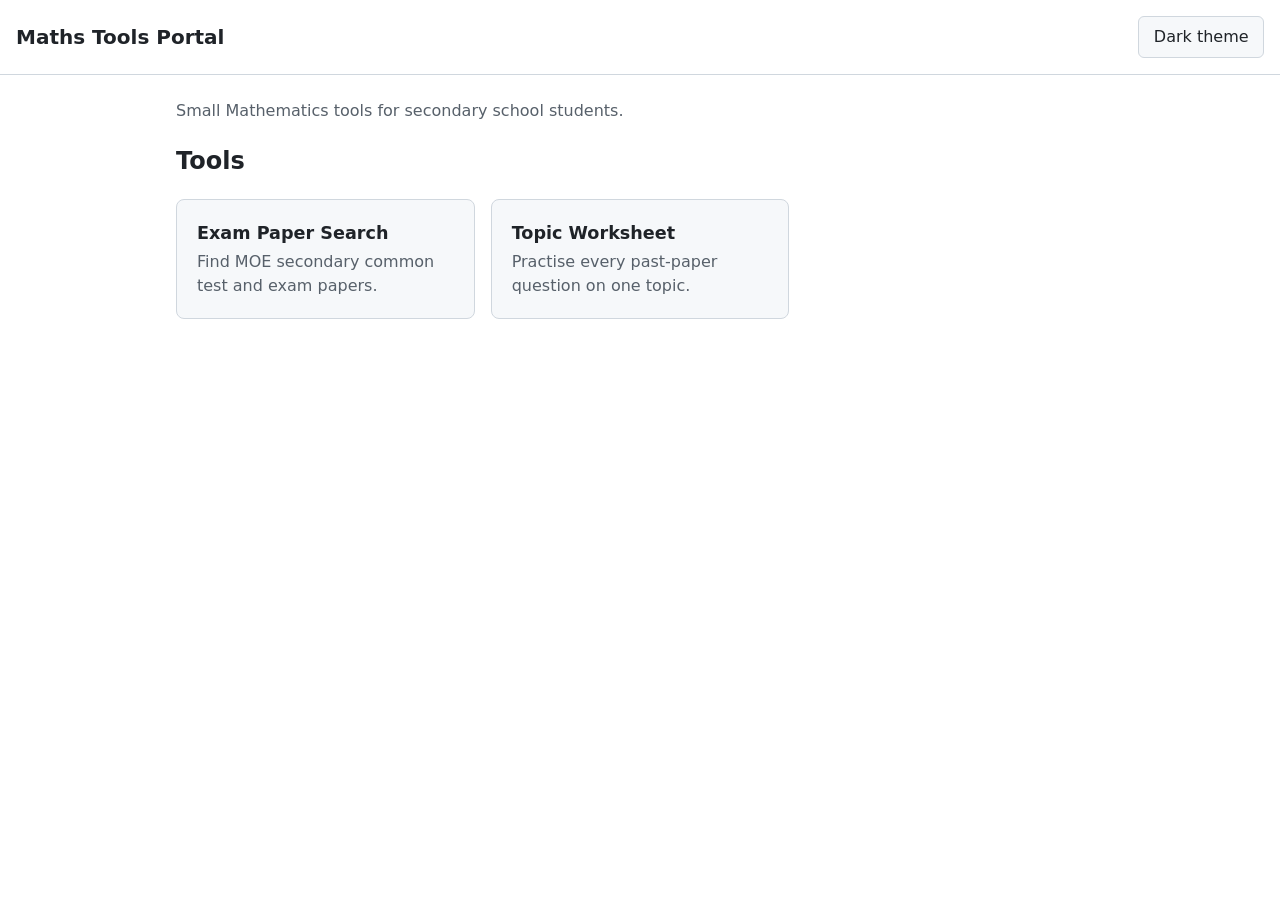
<file: index.html>
<!doctype html>
<html lang="en" data-theme="light">
<head>
  <meta charset="utf-8">
  <meta name="viewport" content="width=device-width, initial-scale=1">
  <title>Maths Tools Portal</title>
  <link rel="stylesheet" href="css/style.css">
  <script src="js/theme.js"></script>
</head>
<body>
  <header class="site-header">
    <h1 class="site-title"><a href="index.html">Maths Tools Portal</a></h1>
    <button type="button" class="theme-toggle" aria-pressed="false">Dark theme</button>
  </header>

  <main>
    <p class="intro">Small Mathematics tools for secondary school students.</p>

    <h2>Tools</h2>
    <!-- To add a tool: create its page in tools/, then copy one <li> below. -->
    <ul class="tool-grid">
      <li>
        <a class="tool-card" href="tools/paper-search.html">
          <h3>Exam Paper Search</h3>
          <p>Find MOE secondary common test and exam papers.</p>
        </a>
      </li>
      <li>
        <a class="tool-card" href="tools/topic-worksheet.html">
          <h3>Topic Worksheet</h3>
          <p>Practise every past-paper question on one topic.</p>
        </a>
      </li>
    </ul>
  </main>
</body>
</html>
</file>
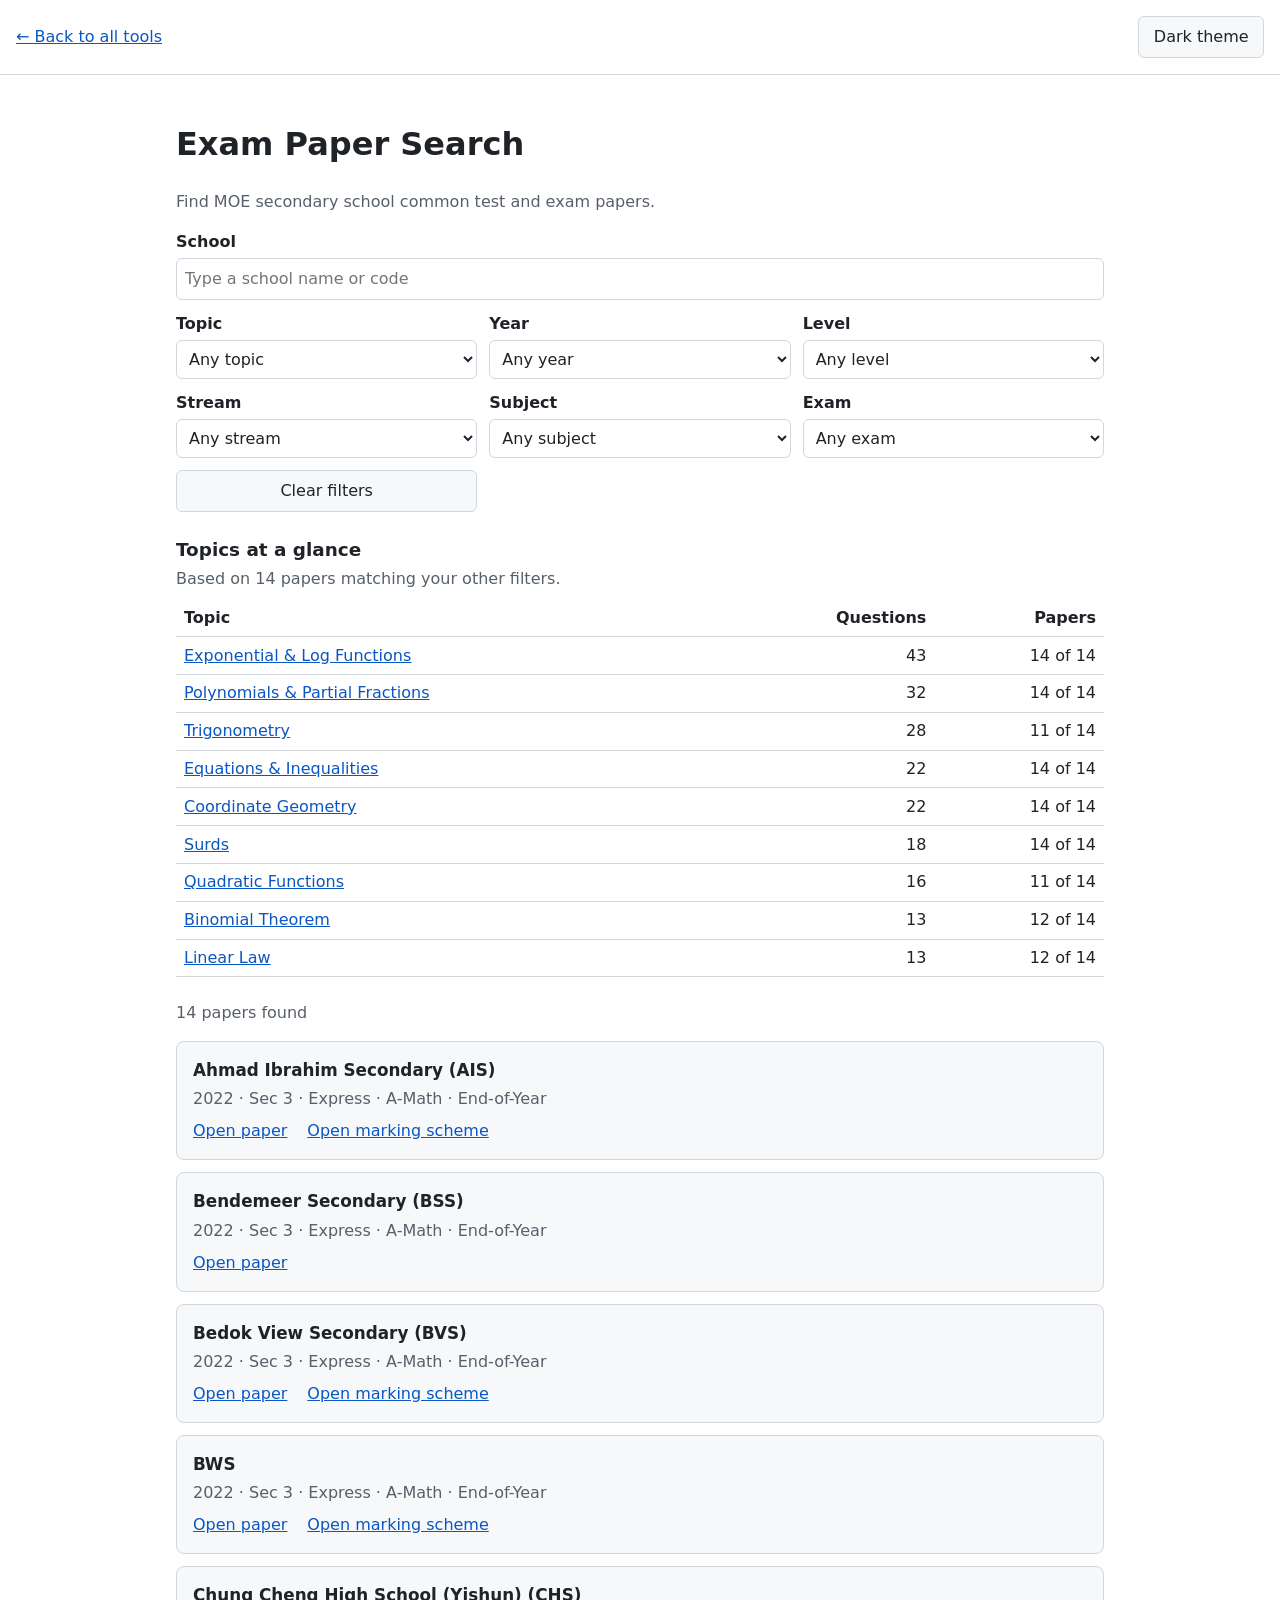
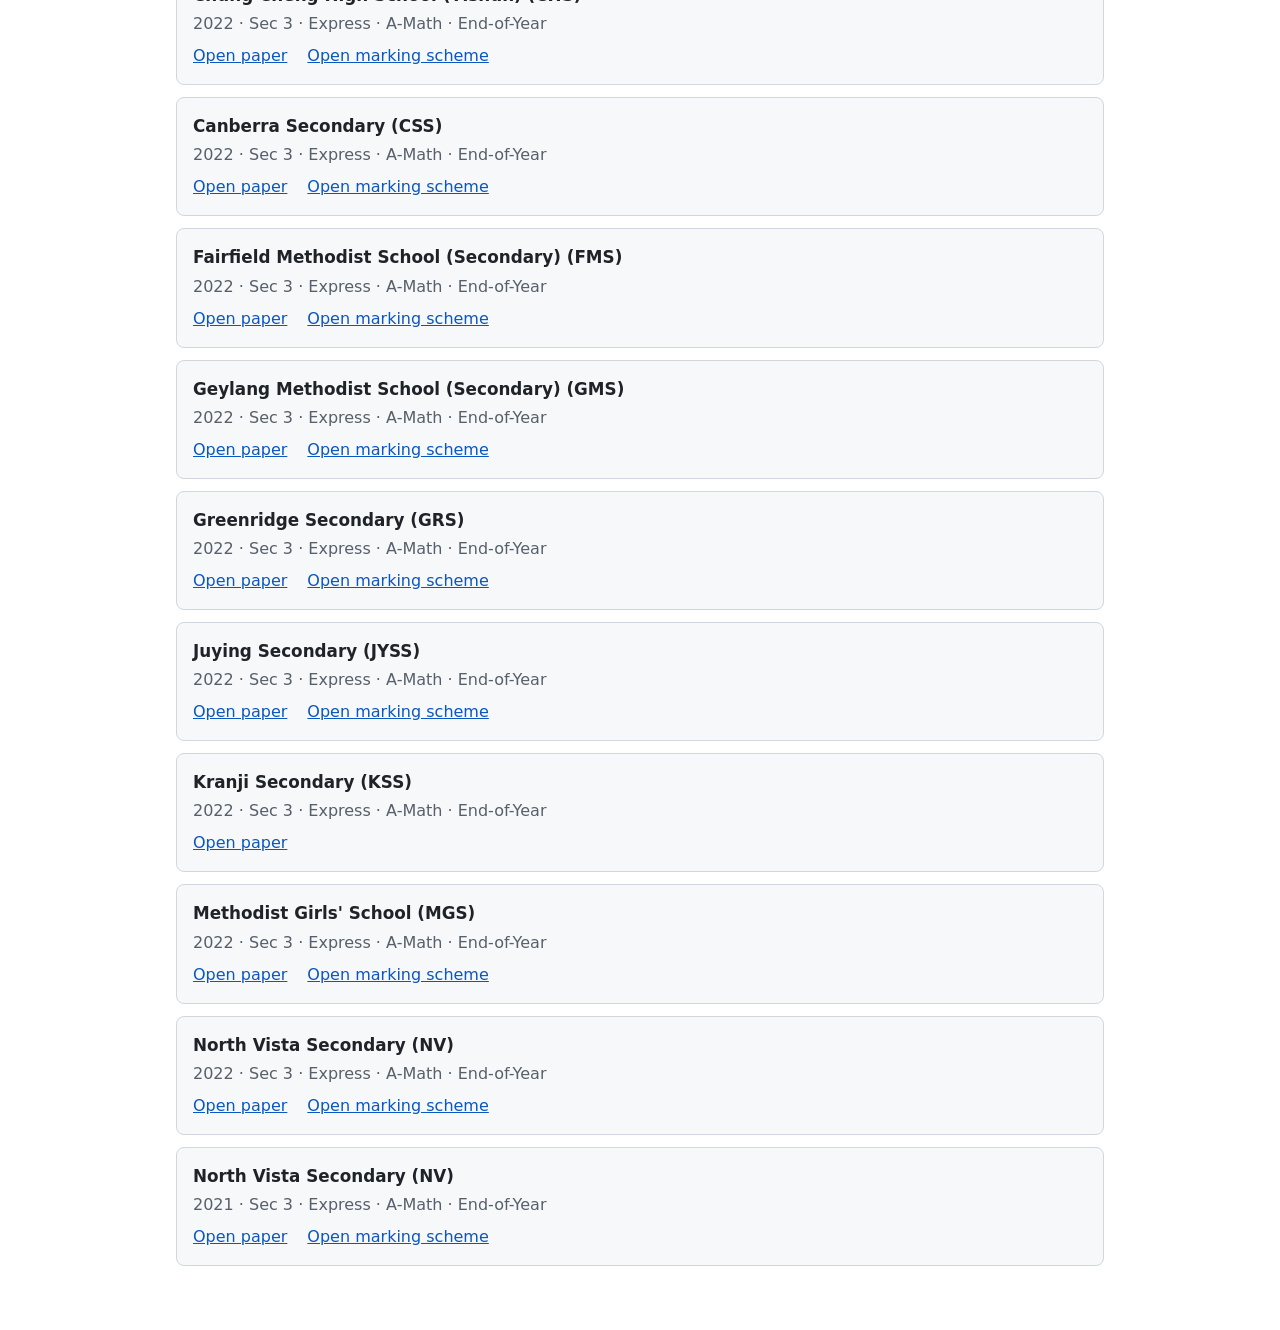
<file: tools/paper-search.html>
<!doctype html>
<html lang="en" data-theme="light">
<head>
  <meta charset="utf-8">
  <meta name="viewport" content="width=device-width, initial-scale=1">
  <title>Exam Paper Search — Maths Tools Portal</title>
  <link rel="stylesheet" href="../css/style.css">
  <script src="../js/theme.js"></script>
  <script src="../data/papers.js"></script>
  <script src="../js/paper-search.js"></script>
</head>
<body>
  <header class="site-header">
    <a href="../index.html">← Back to all tools</a>
    <button type="button" class="theme-toggle" aria-pressed="false">Dark theme</button>
  </header>

  <main>
    <h1>Exam Paper Search</h1>
    <p class="intro">Find MOE secondary school common test and exam papers.</p>

    <form id="search-form" class="filters">
      <label class="filter filter-wide">
        School
        <input type="search" name="school" placeholder="Type a school name or code" autocomplete="off">
      </label>
      <label class="filter">Topic <select name="topic"></select></label>
      <label class="filter">Year <select name="year"></select></label>
      <label class="filter">Level <select name="level"></select></label>
      <label class="filter">Stream <select name="stream"></select></label>
      <label class="filter">Subject <select name="subject"></select></label>
      <label class="filter">Exam <select name="exam"></select></label>
      <button type="reset" class="button">Clear filters</button>
    </form>

    <section class="topic-stats" aria-labelledby="topic-stats-heading">
      <h2 id="topic-stats-heading">Topics at a glance</h2>
      <p id="topic-stats-caption" class="topic-stats-caption"></p>
      <table>
        <thead>
          <tr>
            <th scope="col">Topic</th>
            <th scope="col">Questions</th>
            <th scope="col">Papers</th>
          </tr>
        </thead>
        <tbody id="topic-stats-body"></tbody>
      </table>
    </section>

    <p id="result-count" class="result-count" aria-live="polite"></p>
    <ul id="results" class="results"></ul>
  </main>
</body>
</html>
</file>
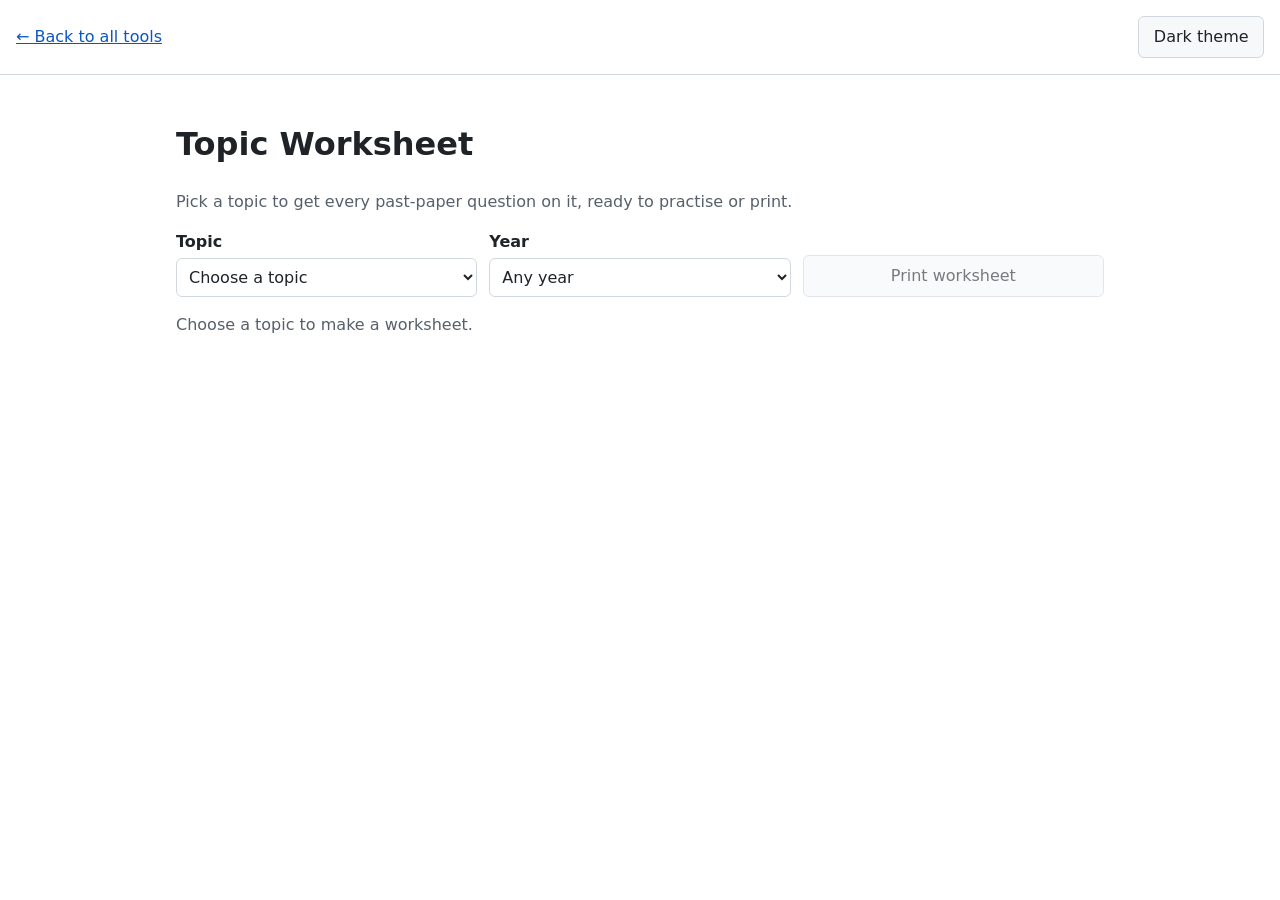
<file: tools/topic-worksheet.html>
<!doctype html>
<html lang="en" data-theme="light">
<head>
  <meta charset="utf-8">
  <meta name="viewport" content="width=device-width, initial-scale=1">
  <title>Topic Worksheet — Maths Tools Portal</title>
  <link rel="stylesheet" href="../css/style.css">
  <script src="../js/theme.js"></script>
  <script src="../data/papers.js"></script>
  <script src="../data/question-images.js"></script>
  <script src="../js/topic-worksheet.js"></script>
</head>
<body>
  <header class="site-header">
    <a href="../index.html">← Back to all tools</a>
    <button type="button" class="theme-toggle" aria-pressed="false">Dark theme</button>
  </header>

  <main>
    <h1>Topic Worksheet</h1>
    <p class="intro">Pick a topic to get every past-paper question on it, ready to practise or print.</p>

    <form id="worksheet-form" class="filters worksheet-controls">
      <label class="filter">Topic <select name="topic"></select></label>
      <label class="filter">Year <select name="year"></select></label>
      <button type="button" class="button" id="print-button">Print worksheet</button>
    </form>

    <section id="worksheet" class="worksheet" aria-live="polite"></section>
  </main>
</body>
</html>
</file>
<file: css/style.css>
/* Colours live here as named values ("CSS variables").
   Light is the default; the dark set applies when <html data-theme="dark">.
   Every text/background pair meets WCAG AA contrast (4.5:1 or more). */
:root {
  --bg: #ffffff;
  --surface: #f6f8fa;
  --text: #1f2328;
  --muted: #57606a;
  --border: #d0d7de;
  --link: #0a56c2;
  --focus: #0a56c2;
}

:root[data-theme="dark"] {
  --bg: #16181d;
  --surface: #20242b;
  --text: #e6e8eb;
  --muted: #a9b1bb;
  --border: #3a414b;
  --link: #8ab4f8;
  --focus: #8ab4f8;
}

* {
  box-sizing: border-box;
}

body {
  margin: 0;
  background: var(--bg);
  color: var(--text);
  font-family: system-ui, -apple-system, "Segoe UI", Roboto, sans-serif;
  line-height: 1.5;
}

a {
  color: var(--link);
}

:focus-visible {
  outline: 3px solid var(--focus);
  outline-offset: 2px;
}

/* Header: site name / back link on the left, theme toggle on the right */
.site-header {
  display: flex;
  align-items: center;
  justify-content: space-between;
  gap: 1rem;
  padding: 1rem;
  border-bottom: 1px solid var(--border);
}

.site-title {
  margin: 0;
  font-size: 1.25rem;
}

.site-title a {
  color: inherit;
  text-decoration: none;
}

.theme-toggle {
  padding: 0.5rem 0.9rem;
  border: 1px solid var(--border);
  border-radius: 6px;
  background: var(--surface);
  color: var(--text);
  font: inherit;
  cursor: pointer;
}

main {
  max-width: 960px;
  margin: 0 auto;
  padding: 1.5rem 1rem 3rem;
}

.intro {
  color: var(--muted);
  margin-top: 0;
}

/* Tool grid: 1 column on phones, 2 on tablets, 3 on desktop */
.tool-grid {
  display: grid;
  grid-template-columns: 1fr;
  gap: 1rem;
  padding: 0;
  list-style: none;
}

@media (min-width: 600px) {
  .tool-grid {
    grid-template-columns: repeat(2, 1fr);
  }
}

@media (min-width: 960px) {
  .tool-grid {
    grid-template-columns: repeat(3, 1fr);
  }
}

.tool-card {
  display: block;
  height: 100%;
  padding: 1.25rem;
  border: 1px solid var(--border);
  border-radius: 8px;
  background: var(--surface);
  color: var(--text);
  text-decoration: none;
}

.tool-card:hover {
  border-color: var(--link);
}

.tool-card h3 {
  margin: 0 0 0.25rem;
  font-size: 1.1rem;
}

.tool-card p {
  margin: 0;
  color: var(--muted);
}

/* Buttons that aren't the theme toggle (e.g. "Clear filters") */
.button {
  padding: 0.5rem 0.9rem;
  border: 1px solid var(--border);
  border-radius: 6px;
  background: var(--surface);
  color: var(--text);
  font: inherit;
  cursor: pointer;
}

/* Exam Paper Search: filters stack on phones, sit in a grid on wider screens */
.filters {
  display: grid;
  grid-template-columns: 1fr;
  gap: 0.75rem;
  align-items: end;
  margin-bottom: 1rem;
}

@media (min-width: 600px) {
  .filters {
    grid-template-columns: repeat(3, 1fr);
  }

  .filter-wide {
    grid-column: 1 / -1;
  }
}

.filter {
  display: flex;
  flex-direction: column;
  gap: 0.25rem;
  font-weight: 600;
}

.filter input,
.filter select {
  width: 100%;
  padding: 0.5rem;
  border: 1px solid var(--border);
  border-radius: 6px;
  background: var(--bg);
  color: var(--text);
  font: inherit;
  font-weight: normal;
}

.result-count {
  color: var(--muted);
}

.results {
  display: grid;
  gap: 0.75rem;
  padding: 0;
  list-style: none;
}

.result {
  padding: 1rem;
  border: 1px solid var(--border);
  border-radius: 8px;
  background: var(--surface);
}

.result h3 {
  margin: 0;
  font-size: 1.05rem;
}

.result p {
  margin: 0.25rem 0 0.5rem;
  color: var(--muted);
}

/* "Open paper" and "Open marking scheme" sit side by side, wrapping on phones */
.result .result-links {
  display: flex;
  flex-wrap: wrap;
  gap: 0.25rem 1.25rem;
  margin: 0;
}

/* Question numbers on the chosen topic, e.g. "Surds: Q2, Q7" */
.result .result-topic {
  color: var(--text);
  font-weight: 600;
}

/* Topics at a glance: a plain table of question and paper counts per topic */
.topic-stats {
  margin: 1.5rem 0;
}

.topic-stats h2 {
  margin: 0 0 0.25rem;
  font-size: 1.15rem;
}

.topic-stats-caption {
  margin: 0 0 0.5rem;
  color: var(--muted);
}

.topic-stats table {
  width: 100%;
  border-collapse: collapse;
}

.topic-stats th,
.topic-stats td {
  padding: 0.4rem 0.5rem;
  border-bottom: 1px solid var(--border);
  text-align: left;
}

.topic-stats th:not(:first-child),
.topic-stats td:not(:first-child) {
  text-align: right;
  white-space: nowrap;
}

.topic-stats tr.is-selected td {
  background: var(--surface);
  font-weight: 600;
}

/* A button that looks like a link (used for topic names in the table) */
.link-button {
  padding: 0;
  border: 0;
  background: none;
  color: var(--link);
  font: inherit;
  text-align: left;
  text-decoration: underline;
  cursor: pointer;
}

/* Topic Worksheet */
.button:disabled {
  opacity: 0.6;
  cursor: not-allowed;
}

.worksheet h2 {
  margin-bottom: 0.25rem;
}

.worksheet-questions {
  padding-left: 1.5rem;
}

.worksheet-question {
  padding: 1rem 0;
  border-bottom: 1px solid var(--border);
}

.worksheet-question h3 {
  margin: 0 0 0.5rem;
  font-size: 1.05rem;
}

/* Question pictures are scans with a white background in both themes */
.worksheet-question img {
  display: block;
  max-width: 100%;
  height: auto;
  margin-bottom: 0.5rem;
  border: 1px solid var(--border);
  background: #ffffff;
}

.worksheet-links {
  display: flex;
  flex-wrap: wrap;
  gap: 0.25rem 1.25rem;
  margin: 0;
}

.worksheet-missing,
.worksheet-note {
  color: var(--muted);
}

/* Printing: only the worksheet itself, in black on white */
@media print {
  :root,
  :root[data-theme="dark"] {
    --bg: #ffffff;
    --surface: #ffffff;
    --text: #000000;
    --muted: #333333;
    --border: #999999;
    --link: #000000;
  }

  .site-header,
  main > h1,
  main > .intro,
  .worksheet-controls,
  .worksheet-links {
    display: none;
  }

  main {
    max-width: none;
    padding: 0;
  }

  .worksheet-question h3 {
    break-after: avoid;
  }

  .worksheet-question img {
    break-inside: avoid;
  }

  .worksheet-question img {
    border: 0;
  }
}
</file>
